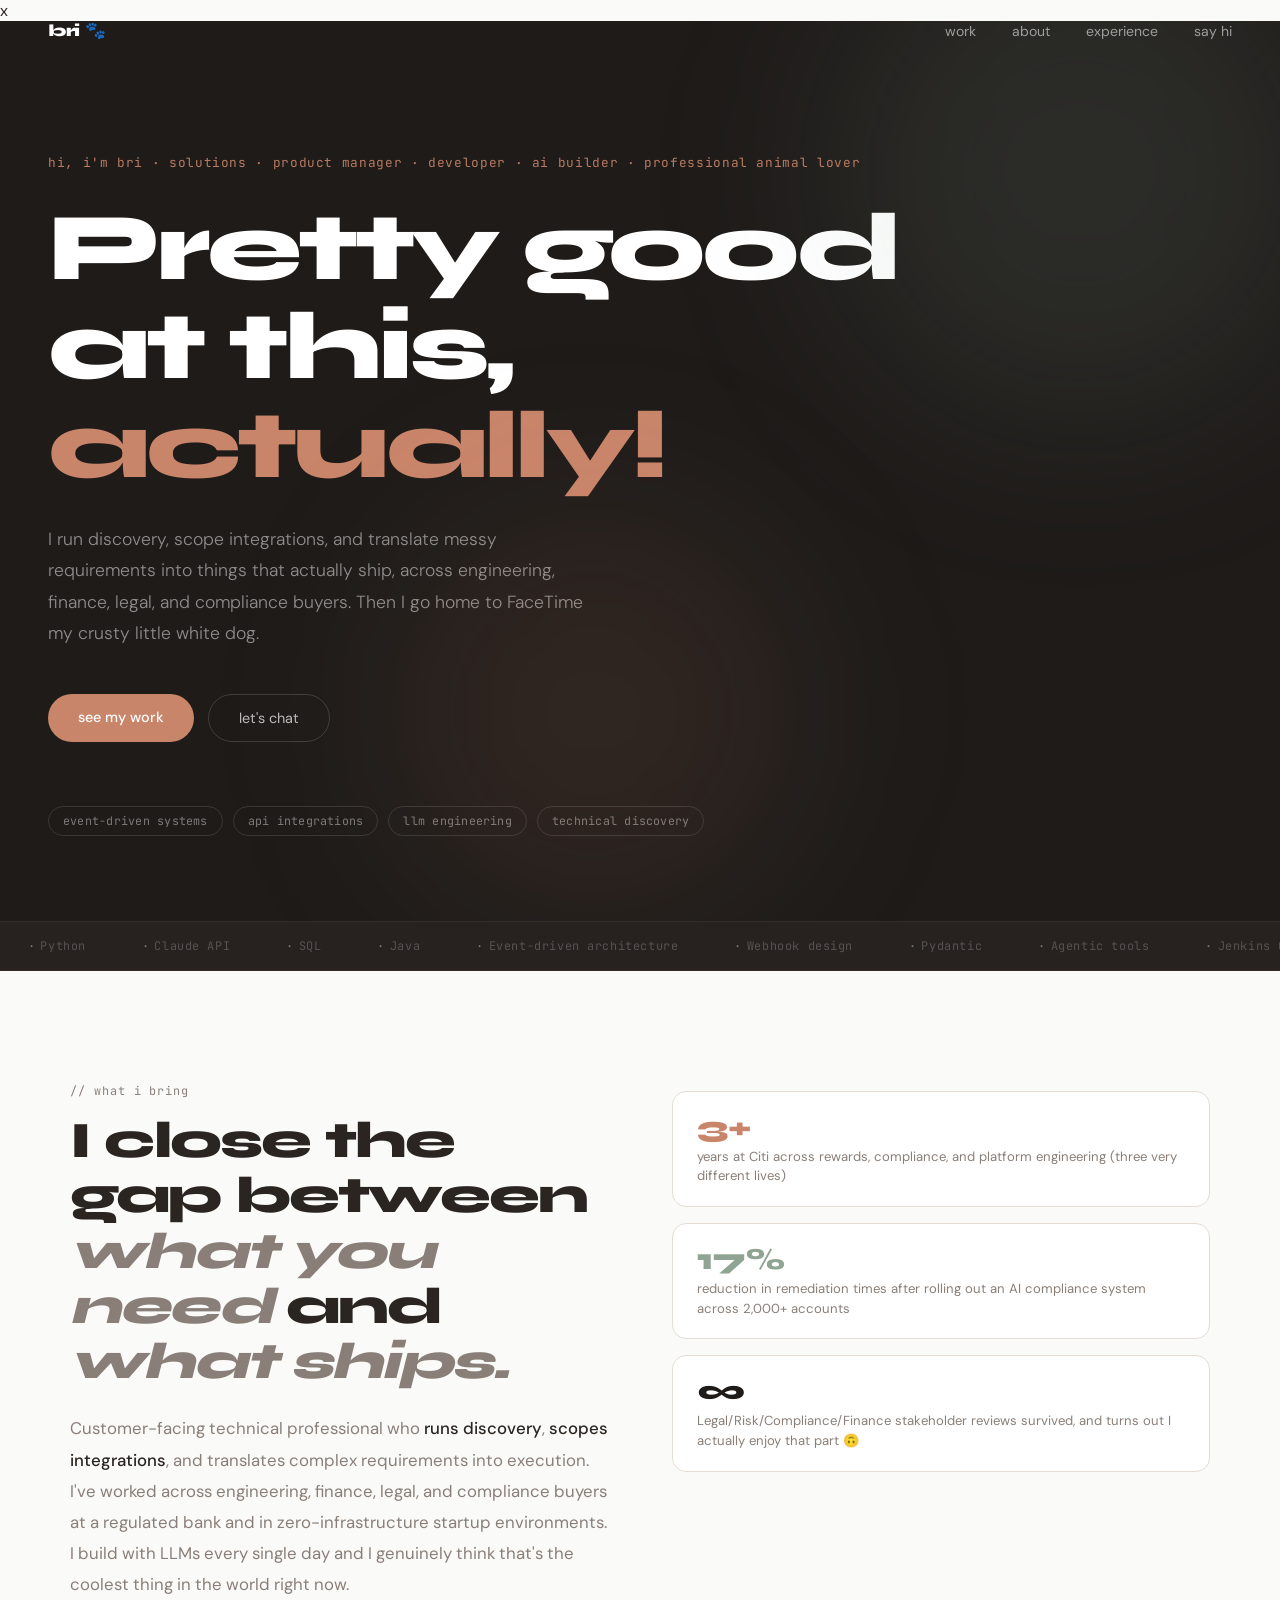
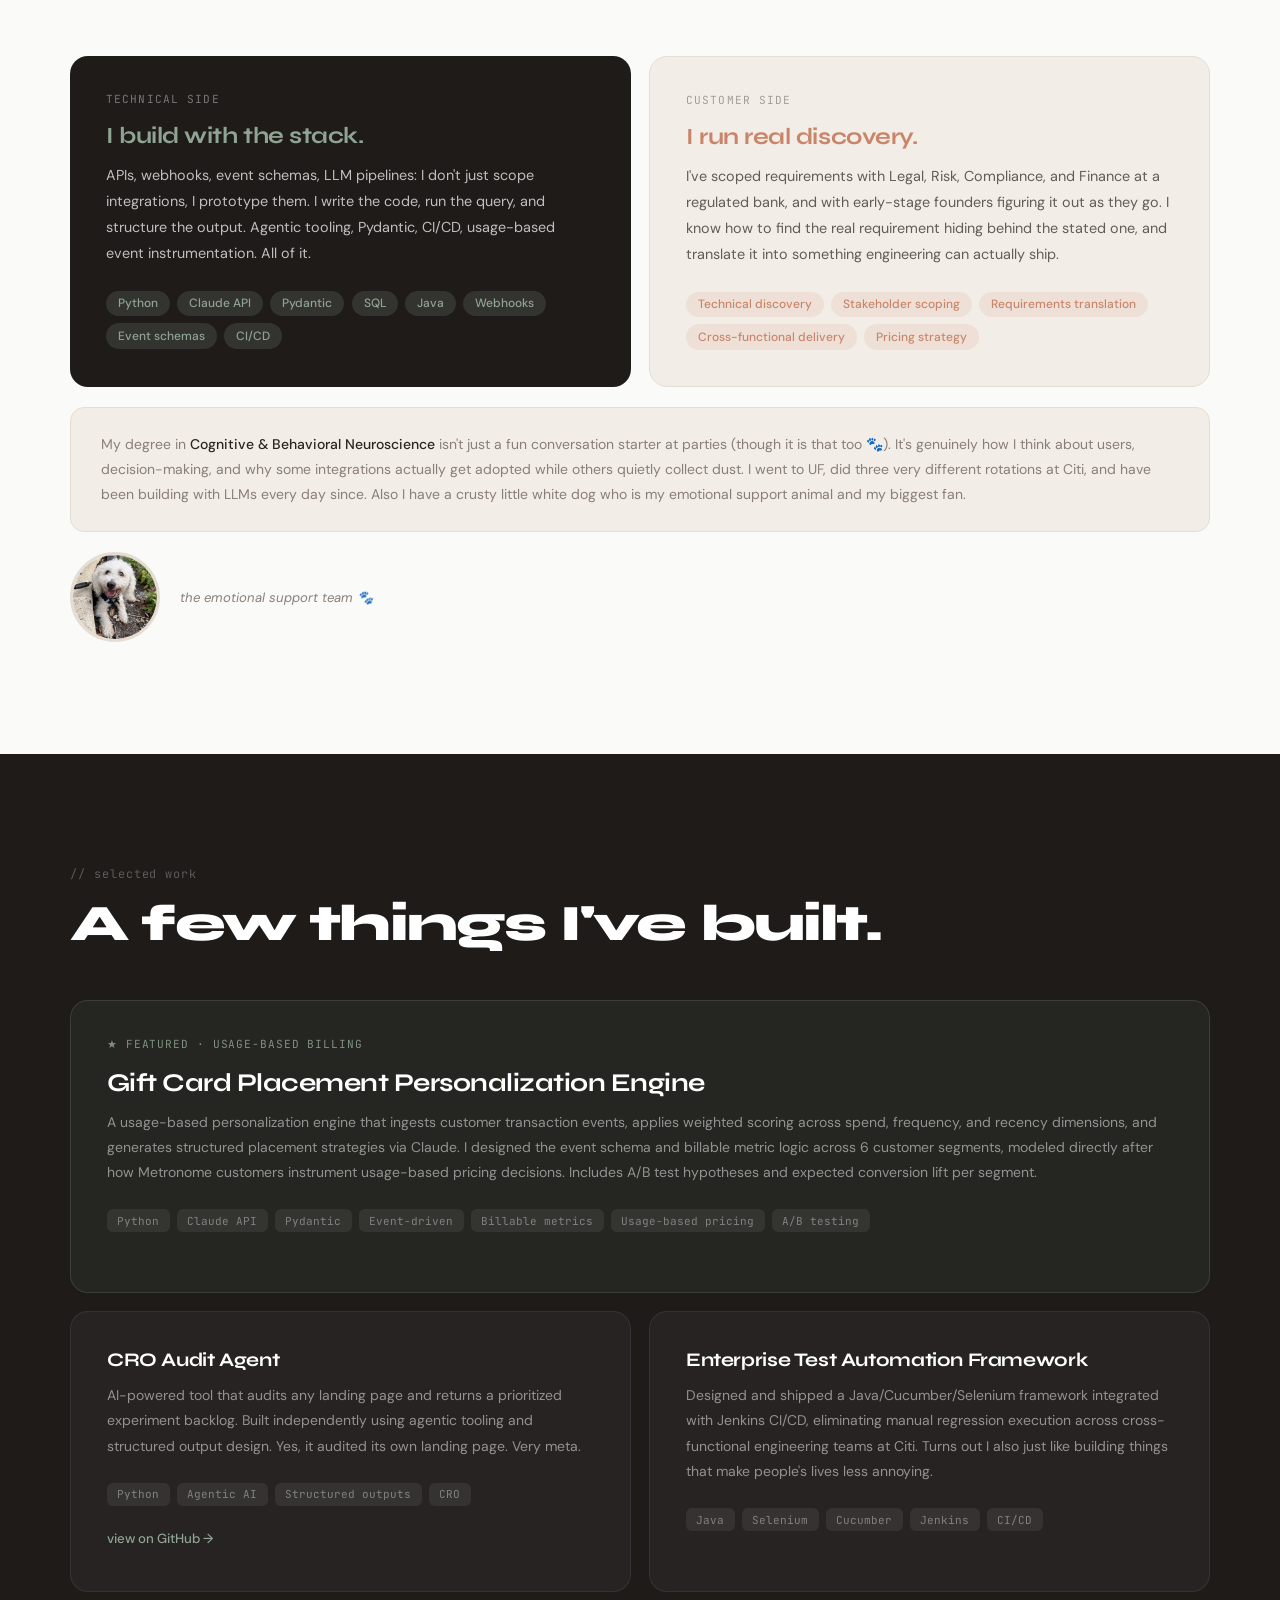
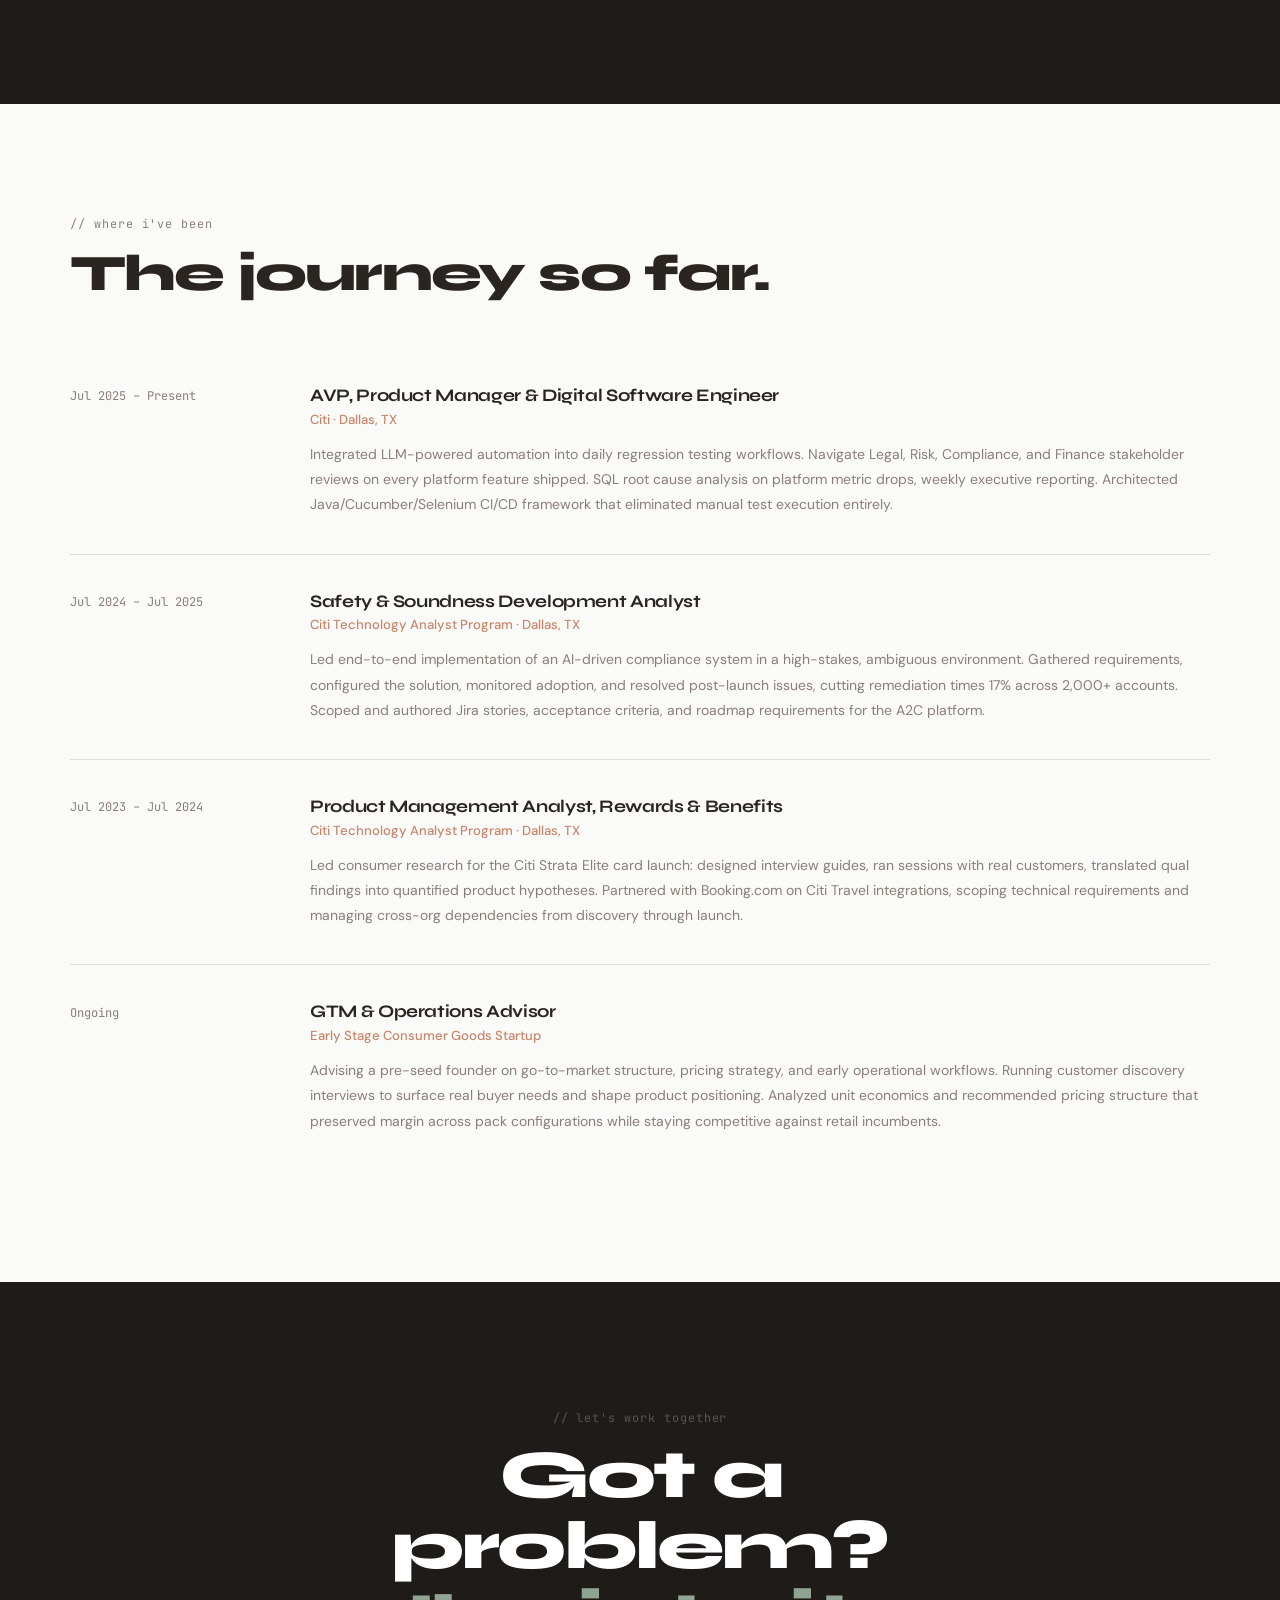
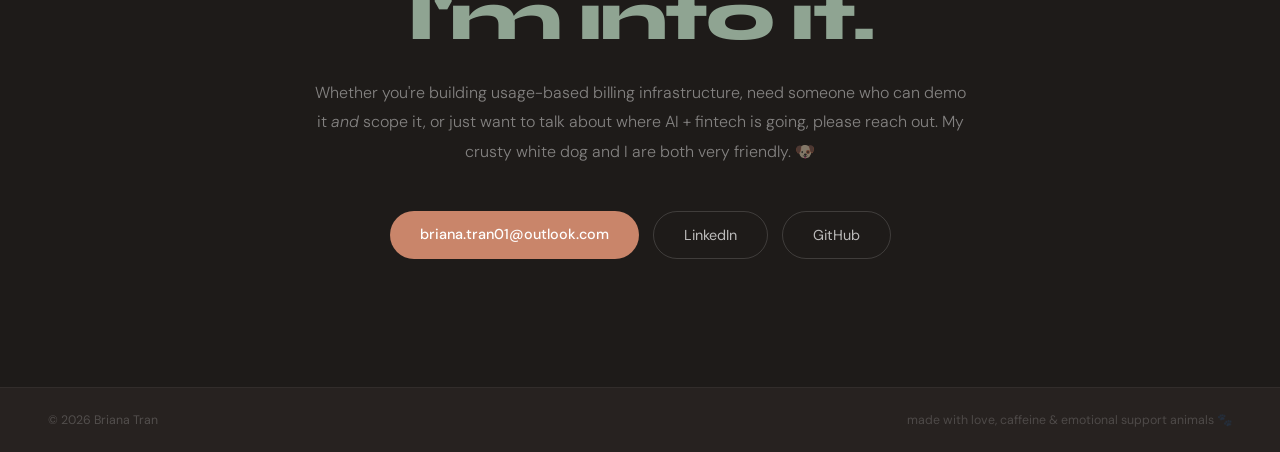
<file: index.html>
x<!DOCTYPE html>
<html lang="en">
<head>
    <meta charset="UTF-8">
    <meta name="viewport" content="width=device-width, initial-scale=1.0">
    <title>Bri!(Like the cheese but not quite)</title>
    <link href="https://fonts.googleapis.com/css2?family=Syne:wght@400;600;700;800&family=DM+Sans:ital,opsz,wght@0,9..40,300;0,9..40,400;0,9..40,500;1,9..40,300&family=JetBrains+Mono:wght@400;500&display=swap" rel="stylesheet">
    <style>
        *, *::before, *::after { box-sizing: border-box; margin: 0; padding: 0; }

        :root {
            --dark:    #1E1B19;
            --dark2:   #272220;
            --bg:      #FAFAF8;
            --bg2:     #F2EDE6;
            --rose:    #C9856A;
            --sage:    #8FA492;
            --text:    #2A2520;
            --muted:   #8A7F78;
            --border:  #E5DDD4;
        }

        html { scroll-behavior: smooth; }

        body {
            font-family: 'DM Sans', sans-serif;
            color: var(--text);
            background: var(--bg);
            overflow-x: hidden;
        }

        /* ─── NAV ─── */
        nav {
            position: fixed;
            top: 0; left: 0; right: 0;
            z-index: 100;
            padding: 1.25rem 3rem;
            display: flex;
            justify-content: space-between;
            align-items: center;
            transition: background 0.3s, backdrop-filter 0.3s;
        }

        nav.scrolled {
            background: rgba(30, 27, 25, 0.88);
            backdrop-filter: blur(16px);
        }

        .nav-logo {
            font-family: 'Syne', sans-serif;
            font-weight: 800;
            font-size: 1.05rem;
            color: white;
            text-decoration: none;
            letter-spacing: -0.02em;
        }

        .nav-links {
            display: flex;
            gap: 2.25rem;
            list-style: none;
        }

        .nav-links a {
            color: rgba(255,255,255,0.55);
            text-decoration: none;
            font-size: 0.875rem;
            transition: color 0.2s;
        }
        .nav-links a:hover { color: white; }

        /* ─── HERO ─── */
        .hero {
            min-height: 100vh;
            background: var(--dark);
            display: flex;
            flex-direction: column;
            justify-content: center;
            padding: 8rem 3rem 5rem;
            position: relative;
            overflow: hidden;
        }

        .hero-blob {
            position: absolute;
            border-radius: 50%;
            pointer-events: none;
            filter: blur(90px);
        }
        .hero-blob-1 {
            top: -100px; right: -50px;
            width: 500px; height: 500px;
            background: rgba(143, 164, 146, 0.12);
        }
        .hero-blob-2 {
            bottom: 0; left: 30%;
            width: 420px; height: 420px;
            background: rgba(201, 133, 106, 0.1);
        }

        .hero-eyebrow {
            font-family: 'JetBrains Mono', monospace;
            font-size: 0.8rem;
            color: var(--rose);
            letter-spacing: 0.05em;
            margin-bottom: 1.75rem;
            opacity: 0.9;
        }

        .hero-headline {
            font-family: 'Syne', sans-serif;
            font-size: clamp(3.25rem, 7.5vw, 6.5rem);
            font-weight: 800;
            line-height: 1.03;
            color: white;
            max-width: 950px;
            margin-bottom: 1.75rem;
            letter-spacing: -0.04em;
        }

        .hero-headline .rose   { color: var(--rose); }
        .hero-headline .sage   { color: var(--sage); }

        .hero-sub {
            font-size: 1.1rem;
            color: rgba(255,255,255,0.5);
            max-width: 560px;
            line-height: 1.8;
            margin-bottom: 2.75rem;
            font-weight: 300;
        }

        .hero-ctas {
            display: flex;
            gap: 0.875rem;
            margin-bottom: 4rem;
            flex-wrap: wrap;
        }

        .btn-primary {
            background: var(--rose);
            color: white;
            padding: 0.875rem 1.875rem;
            border-radius: 100px;
            text-decoration: none;
            font-weight: 500;
            font-size: 0.9rem;
            transition: opacity 0.2s, transform 0.2s;
            display: inline-block;
        }
        .btn-primary:hover { opacity: 0.88; transform: translateY(-2px); }

        .btn-ghost {
            color: rgba(255,255,255,0.7);
            padding: 0.875rem 1.875rem;
            border-radius: 100px;
            text-decoration: none;
            font-weight: 400;
            font-size: 0.9rem;
            border: 1px solid rgba(255,255,255,0.15);
            transition: background 0.2s, border-color 0.2s, color 0.2s;
            display: inline-block;
        }
        .btn-ghost:hover {
            background: rgba(255,255,255,0.07);
            border-color: rgba(255,255,255,0.28);
            color: white;
        }

        .hero-badges {
            display: flex;
            gap: 0.625rem;
            flex-wrap: wrap;
        }

        .badge {
            font-family: 'JetBrains Mono', monospace;
            font-size: 0.73rem;
            padding: 0.375rem 0.875rem;
            border-radius: 100px;
            border: 1px solid rgba(255,255,255,0.12);
            color: rgba(255,255,255,0.42);
            letter-spacing: 0.02em;
        }

        /* ─── TICKER ─── */
        .ticker {
            background: var(--dark2);
            padding: 1rem 0;
            overflow: hidden;
            border-top: 1px solid rgba(255,255,255,0.05);
            border-bottom: 1px solid rgba(255,255,255,0.05);
        }

        .ticker-track {
            display: flex;
            animation: tick 38s linear infinite;
            white-space: nowrap;
        }

        .ticker-item {
            font-family: 'JetBrains Mono', monospace;
            font-size: 0.74rem;
            color: rgba(255,255,255,0.22);
            letter-spacing: 0.05em;
            padding: 0 1.75rem;
        }
        .ticker-item .acc { color: var(--sage); opacity: 0.7; margin-right: 0.3rem; }

        @keyframes tick {
            from { transform: translateX(0); }
            to   { transform: translateX(-50%); }
        }

        /* ─── SHARED ─── */
        .section-inner { max-width: 1140px; margin: 0 auto; }

        .section-label {
            font-family: 'JetBrains Mono', monospace;
            font-size: 0.74rem;
            letter-spacing: 0.08em;
            color: var(--muted);
            margin-bottom: 0.875rem;
        }

        .section-headline {
            font-family: 'Syne', sans-serif;
            font-size: clamp(2rem, 4vw, 3.25rem);
            font-weight: 800;
            line-height: 1.08;
            letter-spacing: -0.035em;
        }

        /* ─── ABOUT ─── */
        #about {
            padding: 7rem 3rem;
            background: var(--bg);
        }

        .about-intro {
            display: grid;
            grid-template-columns: 1fr 1fr;
            gap: 4rem;
            align-items: start;
            margin-bottom: 3.5rem;
        }

        .about-desc {
            font-size: 1.05rem;
            line-height: 1.85;
            color: var(--muted);
            margin-top: 1.5rem;
        }
        .about-desc strong { color: var(--text); font-weight: 500; }

        .stat-group {
            display: flex;
            flex-direction: column;
            gap: 1rem;
            margin-top: 0.5rem;
        }

        .stat-card {
            padding: 1.25rem 1.5rem;
            border-radius: 14px;
            border: 1px solid var(--border);
            background: white;
        }

        .stat-num {
            font-family: 'Syne', sans-serif;
            font-size: 1.875rem;
            font-weight: 800;
            letter-spacing: -0.04em;
            line-height: 1;
            margin-bottom: 0.3rem;
        }
        .stat-num.rose { color: var(--rose); }
        .stat-num.sage { color: var(--sage); }
        .stat-num.warm { color: var(--dark); }

        .stat-text {
            font-size: 0.82rem;
            color: var(--muted);
            line-height: 1.5;
        }

        /* ─── BOTH CARDS ─── */
        .both-grid {
            display: grid;
            grid-template-columns: 1fr 1fr;
            gap: 1.125rem;
        }

        .both-card {
            padding: 2.25rem;
            border-radius: 18px;
        }

        .both-card.technical {
            background: var(--dark);
            color: white;
        }

        .both-card.customer {
            background: var(--bg2);
            color: var(--text);
            border: 1px solid var(--border);
        }

        .card-label {
            font-family: 'JetBrains Mono', monospace;
            font-size: 0.7rem;
            letter-spacing: 0.1em;
            text-transform: uppercase;
            margin-bottom: 1rem;
            opacity: 0.4;
        }

        .both-card h3 {
            font-family: 'Syne', sans-serif;
            font-size: 1.45rem;
            font-weight: 700;
            margin-bottom: 0.875rem;
            letter-spacing: -0.02em;
        }

        .both-card.technical h3 { color: var(--sage); }
        .both-card.customer  h3 { color: var(--rose); }

        .both-card p {
            font-size: 0.9rem;
            line-height: 1.8;
            margin-bottom: 1.5rem;
            opacity: 0.72;
        }

        .tag-row { display: flex; flex-wrap: wrap; gap: 0.45rem; }

        .tag {
            font-size: 0.75rem;
            padding: 0.3rem 0.75rem;
            border-radius: 100px;
            font-weight: 500;
        }

        .technical .tag {
            background: rgba(143, 164, 146, 0.18);
            color: var(--sage);
        }

        .customer .tag {
            background: rgba(201, 133, 106, 0.12);
            color: var(--rose);
        }

        .dog-moment {
            margin-top: 1.25rem;
            display: flex;
            align-items: center;
            gap: 1.25rem;
        }

        .dog-moment img {
            width: 90px;
            height: 90px;
            border-radius: 50%;
            object-fit: cover;
            border: 3px solid var(--border);
            flex-shrink: 0;
        }

        .dog-caption {
            font-size: 0.82rem;
            color: var(--muted);
            font-style: italic;
        }

        .fun-note {
            margin-top: 1.25rem;
            padding: 1.5rem 1.875rem;
            background: var(--bg2);
            border-radius: 14px;
            border: 1px solid var(--border);
            font-size: 0.875rem;
            line-height: 1.8;
            color: var(--muted);
        }
        .fun-note strong { color: var(--text); font-weight: 500; }

        /* ─── WORK ─── */
        #work {
            padding: 7rem 3rem;
            background: var(--dark);
        }

        .work-head-label { color: rgba(255,255,255,0.28); }
        .work-head-h2 { color: white; }

        .projects-grid {
            display: grid;
            grid-template-columns: 1fr 1fr;
            gap: 1.125rem;
            margin-top: 3rem;
        }

        .project-card {
            background: rgba(255,255,255,0.04);
            border: 1px solid rgba(255,255,255,0.07);
            border-radius: 18px;
            padding: 2.25rem;
            text-decoration: none;
            color: white;
            display: block;
            transition: background 0.22s, border-color 0.22s, transform 0.22s;
        }
        .project-card:hover {
            background: rgba(255,255,255,0.07);
            border-color: rgba(255,255,255,0.13);
            transform: translateY(-4px);
        }

        .project-card.featured {
            grid-column: 1 / -1;
            background: rgba(143, 164, 146, 0.07);
            border-color: rgba(143, 164, 146, 0.2);
        }

        .featured-flag {
            display: inline-flex;
            align-items: center;
            gap: 0.4rem;
            font-family: 'JetBrains Mono', monospace;
            font-size: 0.7rem;
            color: var(--sage);
            letter-spacing: 0.08em;
            text-transform: uppercase;
            margin-bottom: 1rem;
            opacity: 0.85;
        }

        .project-card h3 {
            font-family: 'Syne', sans-serif;
            font-size: 1.2rem;
            font-weight: 700;
            margin-bottom: 0.75rem;
            letter-spacing: -0.02em;
        }
        .project-card.featured h3 { font-size: 1.6rem; }

        .project-card p {
            font-size: 0.875rem;
            line-height: 1.8;
            color: rgba(255,255,255,0.5);
            margin-bottom: 1.5rem;
        }

        .project-tags {
            display: flex;
            flex-wrap: wrap;
            gap: 0.45rem;
            margin-bottom: 1.5rem;
        }

        .project-tag {
            font-family: 'JetBrains Mono', monospace;
            font-size: 0.69rem;
            padding: 0.28rem 0.65rem;
            border-radius: 6px;
            background: rgba(255,255,255,0.07);
            color: rgba(255,255,255,0.38);
        }

        .project-link {
            font-size: 0.83rem;
            color: var(--sage);
            font-weight: 500;
        }
        .project-card:hover .project-link { color: white; }

        /* ─── EXPERIENCE ─── */
        #experience {
            padding: 7rem 3rem;
            background: var(--bg);
        }

        .timeline { margin-top: 3rem; }

        .tl-item {
            display: grid;
            grid-template-columns: 200px 1fr;
            gap: 2.5rem;
            padding: 2.25rem 0;
            border-bottom: 1px solid var(--border);
        }
        .tl-item:last-child { border-bottom: none; }

        .tl-date {
            font-family: 'JetBrains Mono', monospace;
            font-size: 0.75rem;
            color: var(--muted);
            padding-top: 0.2rem;
        }

        .tl-role {
            font-family: 'Syne', sans-serif;
            font-size: 1.1rem;
            font-weight: 700;
            letter-spacing: -0.02em;
            margin-bottom: 0.3rem;
        }

        .tl-company {
            font-size: 0.82rem;
            color: var(--rose);
            font-weight: 500;
            margin-bottom: 0.875rem;
        }

        .tl-desc {
            font-size: 0.875rem;
            line-height: 1.8;
            color: var(--muted);
        }

        /* ─── CONTACT ─── */
        #contact {
            padding: 8rem 3rem;
            background: var(--dark);
            text-align: center;
        }

        .contact-inner { max-width: 660px; margin: 0 auto; }

        .contact-headline {
            font-family: 'Syne', sans-serif;
            font-size: clamp(2.75rem, 5.5vw, 4.25rem);
            font-weight: 800;
            line-height: 1.05;
            color: white;
            letter-spacing: -0.04em;
            margin-bottom: 1.5rem;
        }
        .contact-headline .sage { color: var(--sage); }

        .contact-sub {
            font-size: 1rem;
            color: rgba(255,255,255,0.45);
            line-height: 1.85;
            margin-bottom: 2.75rem;
            font-weight: 300;
        }

        .contact-links {
            display: flex;
            justify-content: center;
            gap: 0.875rem;
            flex-wrap: wrap;
        }

        /* ─── FOOTER ─── */
        footer {
            background: var(--dark2);
            padding: 1.5rem 3rem;
            display: flex;
            justify-content: space-between;
            align-items: center;
            border-top: 1px solid rgba(255,255,255,0.05);
        }
        footer p { font-size: 0.77rem; color: rgba(255,255,255,0.2); }
        .footer-fun {
            font-size: 0.77rem;
            color: rgba(255,255,255,0.18);
            font-family: 'DM Sans', sans-serif;
        }

        /* ─── SCROLL REVEAL ─── */
        .reveal {
            opacity: 0;
            transform: translateY(22px);
            transition: opacity 0.6s ease, transform 0.6s ease;
        }
        .reveal.visible { opacity: 1; transform: translateY(0); }

        /* ─── RESPONSIVE ─── */
        @media (max-width: 780px) {
            nav { padding: 1rem 1.5rem; }
            .hero, #about, #work, #experience, #contact { padding: 5rem 1.5rem; }
            footer { padding: 1.25rem 1.5rem; flex-direction: column; gap: 0.5rem; text-align: center; }
            .about-intro { grid-template-columns: 1fr; gap: 2rem; }
            .both-grid { grid-template-columns: 1fr; }
            .projects-grid { grid-template-columns: 1fr; }
            .project-card.featured { grid-column: 1; }
            .tl-item { grid-template-columns: 1fr; gap: 0.5rem; }
        }
    </style>
</head>
<body>

<!-- ─── NAV ─── -->
<nav id="nav">
    <a href="#top" class="nav-logo">bri 🐾</a>
    <ul class="nav-links">
        <li><a href="#work">work</a></li>
        <li><a href="#about">about</a></li>
        <li><a href="#experience">experience</a></li>
        <li><a href="#contact">say hi</a></li>
    </ul>
</nav>

<!-- ─── HERO ─── -->
<div id="top"></div>
<section class="hero">
    <div class="hero-blob hero-blob-1"></div>
    <div class="hero-blob hero-blob-2"></div>

    <div class="hero-eyebrow">hi, i'm bri · solutions · product manager · developer · ai builder · professional animal lover</div>

    <h1 class="hero-headline">
        Pretty good at this, <span class="rose">actually!</span><br>
    </h1>

    <p class="hero-sub">
        I run discovery, scope integrations, and translate messy requirements into
        things that actually ship, across engineering, finance, legal, and compliance
        buyers. Then I go home to FaceTime my crusty little white dog.
    </p>

    <div class="hero-ctas">
        <a href="#work" class="btn-primary">see my work</a>
        <a href="#contact" class="btn-ghost">let's chat</a>
    </div>

    <div class="hero-badges">
        <span class="badge">event-driven systems</span>
        <span class="badge">api integrations</span>
        <span class="badge">llm engineering</span>
        <span class="badge">technical discovery</span>
    </div>
</section>

<!-- ─── TICKER ─── -->
<div class="ticker">
    <div class="ticker-track">
        <span class="ticker-item"><span class="acc">·</span>Python</span>
        <span class="ticker-item"><span class="acc">·</span>Claude API</span>
        <span class="ticker-item"><span class="acc">·</span>SQL</span>
        <span class="ticker-item"><span class="acc">·</span>Java</span>
        <span class="ticker-item"><span class="acc">·</span>Event-driven architecture</span>
        <span class="ticker-item"><span class="acc">·</span>Webhook design</span>
        <span class="ticker-item"><span class="acc">·</span>Pydantic</span>
        <span class="ticker-item"><span class="acc">·</span>Agentic tools</span>
        <span class="ticker-item"><span class="acc">·</span>Jenkins CI/CD</span>
        <span class="ticker-item"><span class="acc">·</span>Usage-based pricing</span>
        <span class="ticker-item"><span class="acc">·</span>Tableau</span>
        <span class="ticker-item"><span class="acc">·</span>LLM evaluation</span>
        <span class="ticker-item"><span class="acc">·</span>RAG pipelines</span>
        <span class="ticker-item"><span class="acc">·</span>Technical discovery</span>
        <!-- duplicate -->
        <span class="ticker-item"><span class="acc">·</span>Python</span>
        <span class="ticker-item"><span class="acc">·</span>Claude API</span>
        <span class="ticker-item"><span class="acc">·</span>SQL</span>
        <span class="ticker-item"><span class="acc">·</span>Java</span>
        <span class="ticker-item"><span class="acc">·</span>Event-driven architecture</span>
        <span class="ticker-item"><span class="acc">·</span>Webhook design</span>
        <span class="ticker-item"><span class="acc">·</span>Pydantic</span>
        <span class="ticker-item"><span class="acc">·</span>Agentic tools</span>
        <span class="ticker-item"><span class="acc">·</span>Jenkins CI/CD</span>
        <span class="ticker-item"><span class="acc">·</span>Usage-based pricing</span>
        <span class="ticker-item"><span class="acc">·</span>Tableau</span>
        <span class="ticker-item"><span class="acc">·</span>LLM evaluation</span>
        <span class="ticker-item"><span class="acc">·</span>RAG pipelines</span>
        <span class="ticker-item"><span class="acc">·</span>Technical discovery</span>
    </div>
</div>

<!-- ─── ABOUT ─── -->
<section id="about">
    <div class="section-inner">
        <div class="about-intro">
            <div>
                <div class="section-label reveal">// what i bring</div>
                <h2 class="section-headline reveal">
                    I close the gap between<br>
                    <em style="font-style:italic; color:var(--muted);">what you need</em> and
                    <em style="font-style:italic; color:var(--muted);">what ships.</em>
                </h2>
                <p class="about-desc reveal">
                    Customer-facing technical professional who <strong>runs discovery</strong>,
                    <strong>scopes integrations</strong>, and translates complex requirements into
                    execution. I've worked across engineering, finance, legal, and compliance buyers
                    at a regulated bank and in zero-infrastructure startup environments.
                    I build with LLMs every single day and I genuinely think that's the coolest
                    thing in the world right now.
                </p>
            </div>
            <div class="stat-group reveal">
                <div class="stat-card">
                    <div class="stat-num rose">3+</div>
                    <div class="stat-text">years at Citi across rewards, compliance, and platform engineering (three very different lives)</div>
                </div>
                <div class="stat-card">
                    <div class="stat-num sage">17%</div>
                    <div class="stat-text">reduction in remediation times after rolling out an AI compliance system across 2,000+ accounts</div>
                </div>
                <div class="stat-card">
                    <div class="stat-num warm">∞</div>
                    <div class="stat-text">Legal/Risk/Compliance/Finance stakeholder reviews survived, and turns out I actually enjoy that part 🙃</div>
                </div>
            </div>
        </div>

        <div class="both-grid">
            <div class="both-card technical reveal">
                <div class="card-label">technical side</div>
                <h3>I build with the stack.</h3>
                <p>APIs, webhooks, event schemas, LLM pipelines: I don't just scope integrations, I prototype them. I write the code, run the query, and structure the output. Agentic tooling, Pydantic, CI/CD, usage-based event instrumentation. All of it.</p>
                <div class="tag-row">
                    <span class="tag">Python</span>
                    <span class="tag">Claude API</span>
                    <span class="tag">Pydantic</span>
                    <span class="tag">SQL</span>
                    <span class="tag">Java</span>
                    <span class="tag">Webhooks</span>
                    <span class="tag">Event schemas</span>
                    <span class="tag">CI/CD</span>
                </div>
            </div>
            <div class="both-card customer reveal">
                <div class="card-label">customer side</div>
                <h3>I run real discovery.</h3>
                <p>I've scoped requirements with Legal, Risk, Compliance, and Finance at a regulated bank, and with early-stage founders figuring it out as they go. I know how to find the real requirement hiding behind the stated one, and translate it into something engineering can actually ship.</p>
                <div class="tag-row">
                    <span class="tag">Technical discovery</span>
                    <span class="tag">Stakeholder scoping</span>
                    <span class="tag">Requirements translation</span>
                    <span class="tag">Cross-functional delivery</span>
                    <span class="tag">Pricing strategy</span>
                </div>
            </div>
        </div>

        <div class="fun-note reveal">
            My degree in <strong>Cognitive &amp; Behavioral Neuroscience</strong> isn't just a fun conversation starter at parties (though it is that too 🐾). It's genuinely how I think about users, decision-making, and why some integrations actually get adopted while others quietly collect dust. I went to UF, did three very different rotations at Citi, and have been building with LLMs every day since. Also I have a crusty little white dog who is my emotional support animal and my biggest fan.
        </div>

        <div class="dog-moment reveal">
            <img src="dog.jpg" alt="the crusty white dog himself" />
            <div class="dog-caption">the emotional support team 🐾</div>
        </div>
    </div>
</section>

<!-- ─── WORK ─── -->
<section id="work">
    <div class="section-inner">
        <div class="section-label work-head-label reveal">// selected work</div>
        <h2 class="section-headline work-head-h2 reveal">A few things I've built.</h2>

        <div class="projects-grid">
            <a href="#" class="project-card featured reveal">
                <div class="featured-flag">★ featured · usage-based billing</div>
                <h3>Gift Card Placement Personalization Engine</h3>
                <p>
                    A usage-based personalization engine that ingests customer transaction events, applies
                    weighted scoring across spend, frequency, and recency dimensions, and generates structured
                    placement strategies via Claude. I designed the event schema and billable metric logic
                    across 6 customer segments, modeled directly after how Metronome customers instrument
                    usage-based pricing decisions. Includes A/B test hypotheses and expected conversion lift per segment.
                </p>
                <div class="project-tags">
                    <span class="project-tag">Python</span>
                    <span class="project-tag">Claude API</span>
                    <span class="project-tag">Pydantic</span>
                    <span class="project-tag">Event-driven</span>
                    <span class="project-tag">Billable metrics</span>
                    <span class="project-tag">Usage-based pricing</span>
                    <span class="project-tag">A/B testing</span>
                </div>
            </a>

            <a href="https://github.com/brianatran01/cro-audit-agent" target="_blank" class="project-card reveal">
                <h3>CRO Audit Agent</h3>
                <p>AI-powered tool that audits any landing page and returns a prioritized experiment backlog. Built independently using agentic tooling and structured output design. Yes, it audited its own landing page. Very meta.</p>
                <div class="project-tags">
                    <span class="project-tag">Python</span>
                    <span class="project-tag">Agentic AI</span>
                    <span class="project-tag">Structured outputs</span>
                    <span class="project-tag">CRO</span>
                </div>
                <span class="project-link">view on GitHub →</span>
            </a>

            <a href="#" class="project-card reveal">
                <h3>Enterprise Test Automation Framework</h3>
                <p>Designed and shipped a Java/Cucumber/Selenium framework integrated with Jenkins CI/CD, eliminating manual regression execution across cross-functional engineering teams at Citi. Turns out I also just like building things that make people's lives less annoying.</p>
                <div class="project-tags">
                    <span class="project-tag">Java</span>
                    <span class="project-tag">Selenium</span>
                    <span class="project-tag">Cucumber</span>
                    <span class="project-tag">Jenkins</span>
                    <span class="project-tag">CI/CD</span>
                </div>
            </a>
        </div>
    </div>
</section>

<!-- ─── EXPERIENCE ─── -->
<section id="experience">
    <div class="section-inner">
        <div class="section-label reveal">// where i've been</div>
        <h2 class="section-headline reveal">The journey so far.</h2>

        <div class="timeline">
            <div class="tl-item reveal">
                <div class="tl-date">Jul 2025 – Present</div>
                <div>
                    <div class="tl-role">AVP, Product Manager &amp; Digital Software Engineer</div>
                    <div class="tl-company">Citi · Dallas, TX</div>
                    <p class="tl-desc">Integrated LLM-powered automation into daily regression testing workflows. Navigate Legal, Risk, Compliance, and Finance stakeholder reviews on every platform feature shipped. SQL root cause analysis on platform metric drops, weekly executive reporting. Architected Java/Cucumber/Selenium CI/CD framework that eliminated manual test execution entirely.</p>
                </div>
            </div>

            <div class="tl-item reveal">
                <div class="tl-date">Jul 2024 – Jul 2025</div>
                <div>
                    <div class="tl-role">Safety &amp; Soundness Development Analyst</div>
                    <div class="tl-company">Citi Technology Analyst Program · Dallas, TX</div>
                    <p class="tl-desc">Led end-to-end implementation of an AI-driven compliance system in a high-stakes, ambiguous environment. Gathered requirements, configured the solution, monitored adoption, and resolved post-launch issues, cutting remediation times 17% across 2,000+ accounts. Scoped and authored Jira stories, acceptance criteria, and roadmap requirements for the A2C platform.</p>
                </div>
            </div>

            <div class="tl-item reveal">
                <div class="tl-date">Jul 2023 – Jul 2024</div>
                <div>
                    <div class="tl-role">Product Management Analyst, Rewards &amp; Benefits</div>
                    <div class="tl-company">Citi Technology Analyst Program · Dallas, TX</div>
                    <p class="tl-desc">Led consumer research for the Citi Strata Elite card launch: designed interview guides, ran sessions with real customers, translated qual findings into quantified product hypotheses. Partnered with Booking.com on Citi Travel integrations, scoping technical requirements and managing cross-org dependencies from discovery through launch.</p>
                </div>
            </div>

            <div class="tl-item reveal">
                <div class="tl-date">Ongoing</div>
                <div>
                    <div class="tl-role">GTM &amp; Operations Advisor</div>
                    <div class="tl-company">Early Stage Consumer Goods Startup</div>
                    <p class="tl-desc">Advising a pre-seed founder on go-to-market structure, pricing strategy, and early operational workflows. Running customer discovery interviews to surface real buyer needs and shape product positioning. Analyzed unit economics and recommended pricing structure that preserved margin across pack configurations while staying competitive against retail incumbents.</p>
                </div>
            </div>
        </div>
    </div>
</section>

<!-- ─── CONTACT ─── -->
<section id="contact">
    <div class="contact-inner">
        <div class="section-label reveal" style="color:rgba(255,255,255,0.25); text-align:center;">// let's work together</div>
        <h2 class="contact-headline reveal">
            Got a problem?<br>
            <span class="sage">I'm into it.</span>
        </h2>
        <p class="contact-sub reveal">
            Whether you're building usage-based billing infrastructure, need someone who can
            demo it <em>and</em> scope it, or just want to talk about where AI + fintech is going,
            please reach out. My crusty white dog and I are both very friendly. 🐶
        </p>
        <div class="contact-links reveal">
            <a href="mailto:briana.tran01@outlook.com" class="btn-primary">briana.tran01@outlook.com</a>
            <a href="https://www.linkedin.com/in/brianatran1/" target="_blank" class="btn-ghost">LinkedIn</a>
            <a href="https://github.com/brianatran01" target="_blank" class="btn-ghost">GitHub</a>
        </div>
    </div>
</section>

<!-- ─── FOOTER ─── -->
<footer>
    <p>© 2026 Briana Tran</p>
    <span class="footer-fun">made with love, caffeine & emotional support animals 🐾</span>
</footer>

<script>
    // Sticky nav
    const nav = document.getElementById('nav');
    const updateNav = () => nav.classList.toggle('scrolled', window.scrollY > 60);
    window.addEventListener('scroll', updateNav, { passive: true });
    updateNav();

    // Scroll reveal
    const observer = new IntersectionObserver((entries) => {
        entries.forEach(e => { if (e.isIntersecting) e.target.classList.add('visible'); });
    }, { threshold: 0.08 });

    document.querySelectorAll('.reveal').forEach(el => observer.observe(el));
</script>

</body>
</html>
</file>
